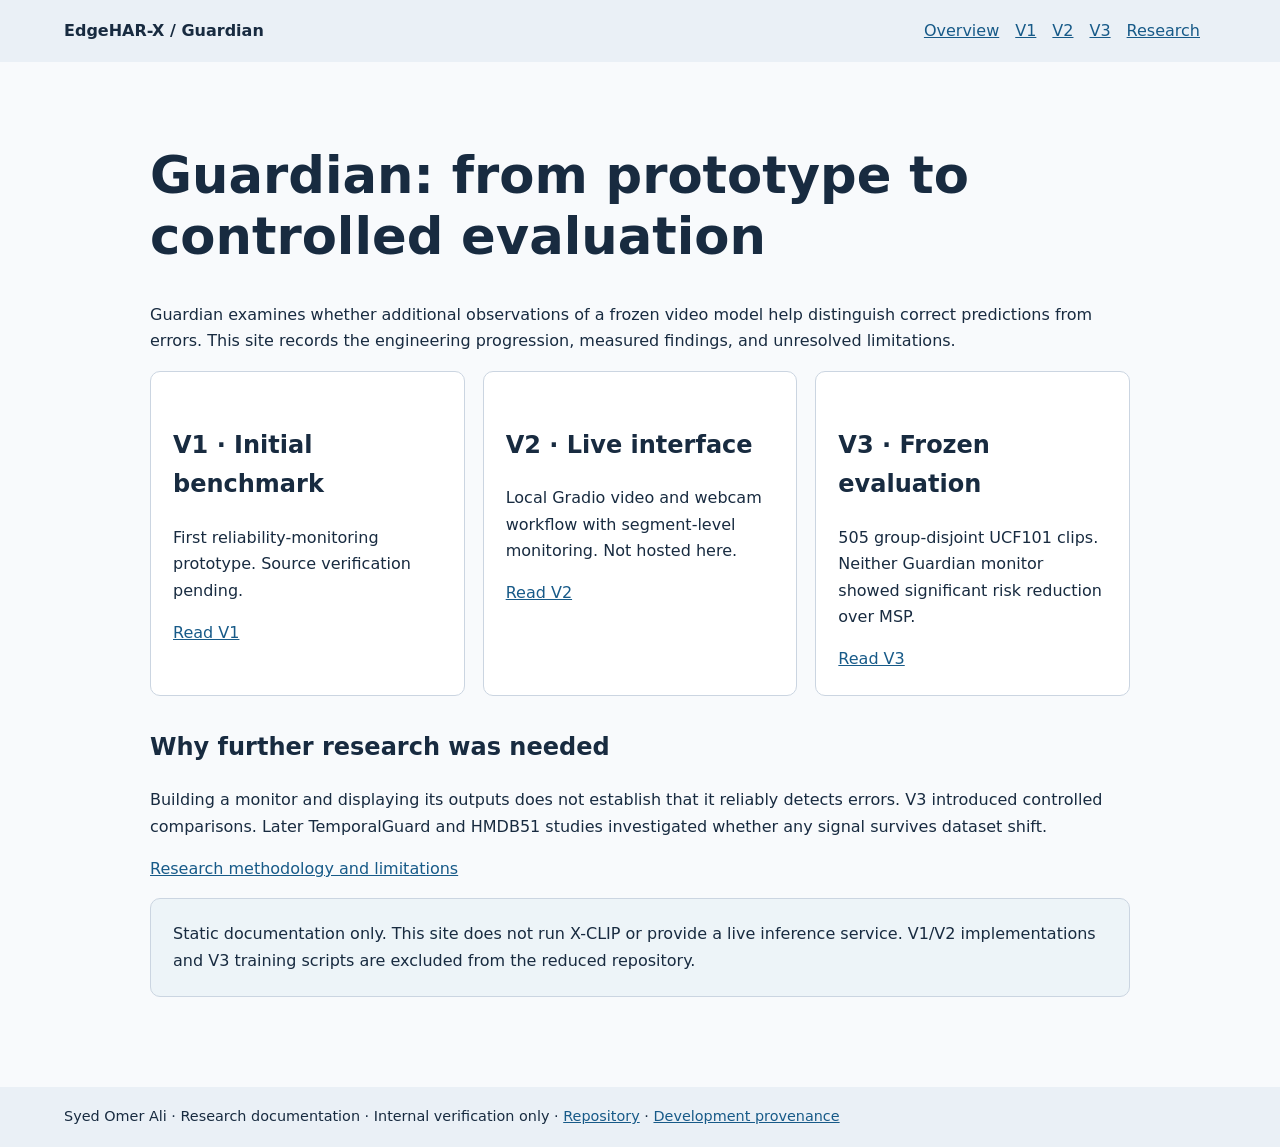
<file: index.html>
<!doctype html><html lang="en"><head><meta charset="utf-8"><meta name="viewport" content="width=device-width,initial-scale=1"><title>Guardian: from prototype to controlled evaluation — EdgeHAR-X</title><link rel="stylesheet" href="style.css"></head><body><header><strong>EdgeHAR-X / Guardian</strong><nav><a href="index.html">Overview</a><a href="guardian-v1.html">V1</a><a href="guardian-v2.html">V2</a><a href="guardian-v3.html">V3</a><a href="research.html">Research</a></nav></header><main><h1>Guardian: from prototype to controlled evaluation</h1><p>Guardian examines whether additional observations of a frozen video model help distinguish correct predictions from errors. This site records the engineering progression, measured findings, and unresolved limitations.</p><div class="grid"><section class="card"><h2>V1 · Initial benchmark</h2><p>First reliability-monitoring prototype. Source verification pending.</p><a href="guardian-v1.html">Read V1</a></section><section class="card"><h2>V2 · Live interface</h2><p>Local Gradio video and webcam workflow with segment-level monitoring. Not hosted here.</p><a href="guardian-v2.html">Read V2</a></section><section class="card"><h2>V3 · Frozen evaluation</h2><p>505 group-disjoint UCF101 clips. Neither Guardian monitor showed significant risk reduction over MSP.</p><a href="guardian-v3.html">Read V3</a></section></div><h2>Why further research was needed</h2><p>Building a monitor and displaying its outputs does not establish that it reliably detects errors. V3 introduced controlled comparisons. Later TemporalGuard and HMDB51 studies investigated whether any signal survives dataset shift.</p><p><a href="research.html">Research methodology and limitations</a></p><div class="note">Static documentation only. This site does not run X-CLIP or provide a live inference service. V1/V2 implementations and V3 training scripts are excluded from the reduced repository.</div></main><footer>Syed Omer Ali · Research documentation · Internal verification only · <a href="https://github.com/excel16061/EdgeHAR-X">Repository</a> · <a href="https://github.com/excel16061/EdgeHAR-X/blob/main/AI_ASSISTANCE.md">Development provenance</a></footer></body></html>
</file>
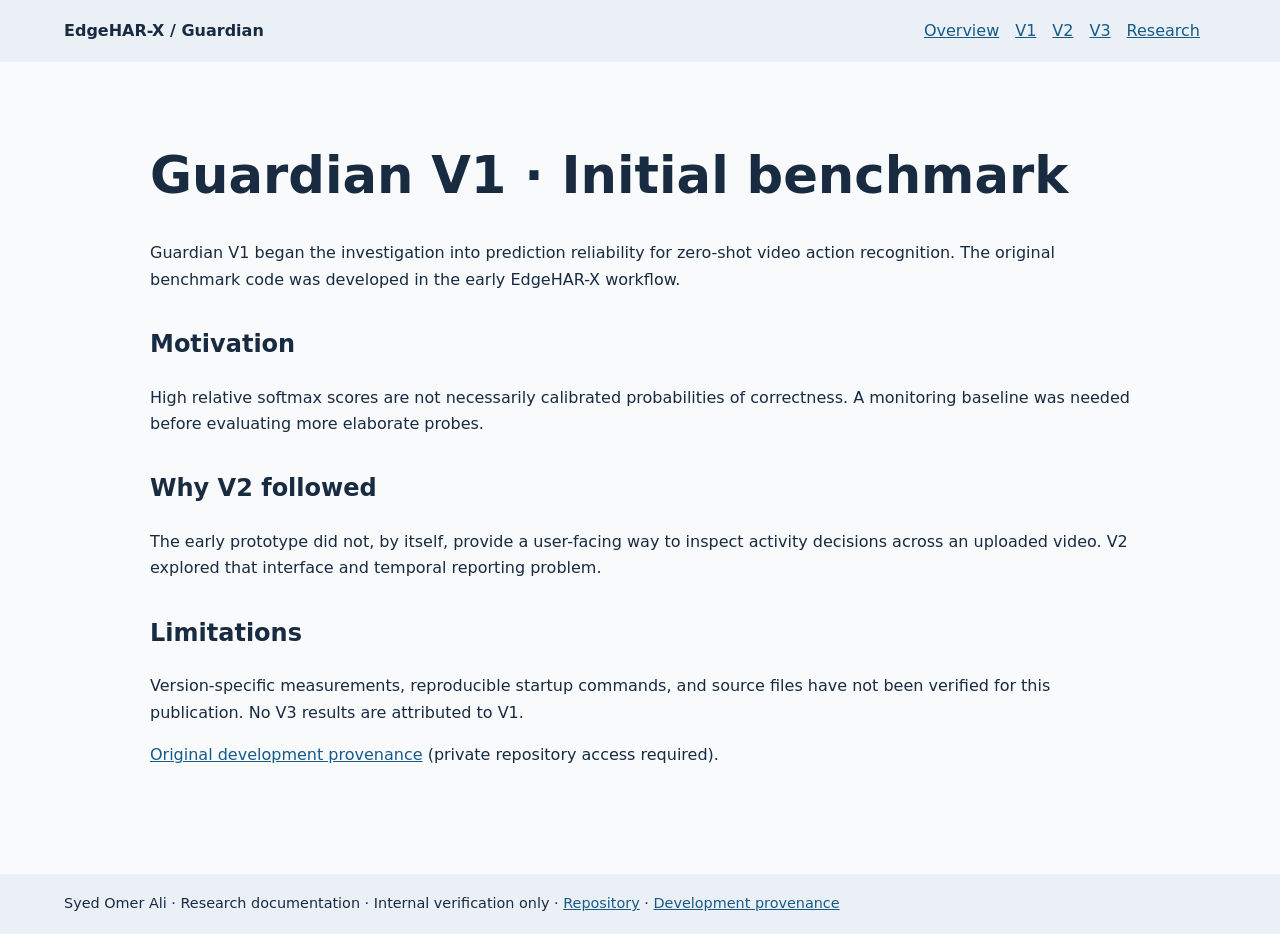
<file: guardian-v1.html>
<!doctype html><html lang="en"><head><meta charset="utf-8"><meta name="viewport" content="width=device-width,initial-scale=1"><title>Guardian V1 · Initial benchmark — EdgeHAR-X</title><link rel="stylesheet" href="style.css"></head><body><header><strong>EdgeHAR-X / Guardian</strong><nav><a href="index.html">Overview</a><a href="guardian-v1.html">V1</a><a href="guardian-v2.html">V2</a><a href="guardian-v3.html">V3</a><a href="research.html">Research</a></nav></header><main><h1>Guardian V1 · Initial benchmark</h1><p>Guardian V1 began the investigation into prediction reliability for zero-shot video action recognition. The original benchmark code was developed in the early EdgeHAR-X workflow.</p><h2>Motivation</h2><p>High relative softmax scores are not necessarily calibrated probabilities of correctness. A monitoring baseline was needed before evaluating more elaborate probes.</p><h2>Why V2 followed</h2><p>The early prototype did not, by itself, provide a user-facing way to inspect activity decisions across an uploaded video. V2 explored that interface and temporal reporting problem.</p><h2>Limitations</h2><p>Version-specific measurements, reproducible startup commands, and source files have not been verified for this publication. No V3 results are attributed to V1.</p><p><a href="https://github.com/excel16061/EdgeHAR-X/blob/main/AI_ASSISTANCE.md">Original development provenance</a> (private repository access required).</p></main><footer>Syed Omer Ali · Research documentation · Internal verification only · <a href="https://github.com/excel16061/EdgeHAR-X">Repository</a> · <a href="https://github.com/excel16061/EdgeHAR-X/blob/main/AI_ASSISTANCE.md">Development provenance</a></footer></body></html>
</file>
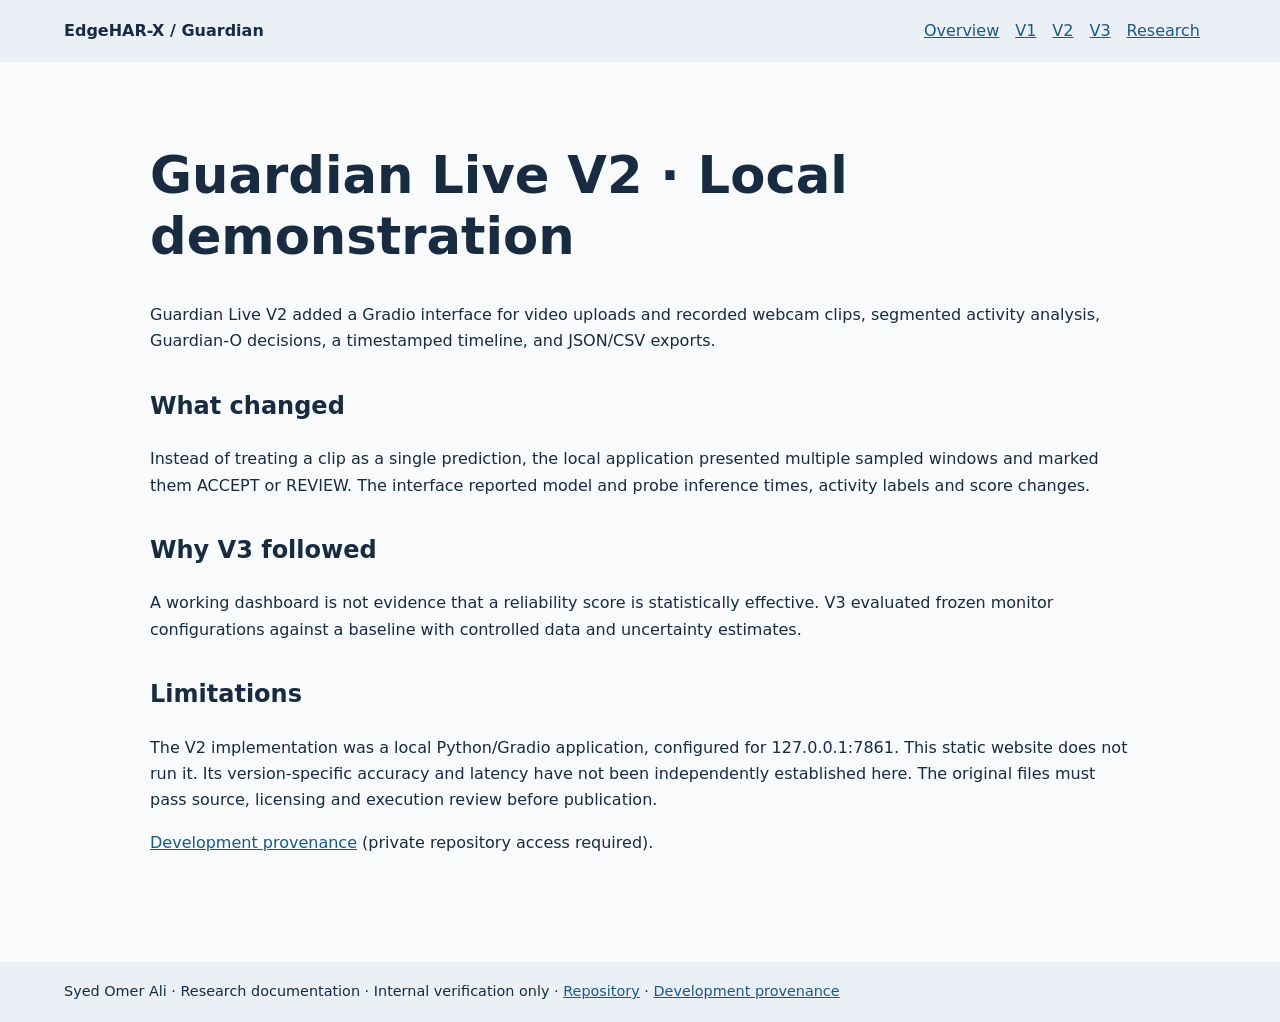
<file: guardian-v2.html>
<!doctype html><html lang="en"><head><meta charset="utf-8"><meta name="viewport" content="width=device-width,initial-scale=1"><title>Guardian Live V2 · Local demonstration — EdgeHAR-X</title><link rel="stylesheet" href="style.css"></head><body><header><strong>EdgeHAR-X / Guardian</strong><nav><a href="index.html">Overview</a><a href="guardian-v1.html">V1</a><a href="guardian-v2.html">V2</a><a href="guardian-v3.html">V3</a><a href="research.html">Research</a></nav></header><main><h1>Guardian Live V2 · Local demonstration</h1><p>Guardian Live V2 added a Gradio interface for video uploads and recorded webcam clips, segmented activity analysis, Guardian-O decisions, a timestamped timeline, and JSON/CSV exports.</p><h2>What changed</h2><p>Instead of treating a clip as a single prediction, the local application presented multiple sampled windows and marked them ACCEPT or REVIEW. The interface reported model and probe inference times, activity labels and score changes.</p><h2>Why V3 followed</h2><p>A working dashboard is not evidence that a reliability score is statistically effective. V3 evaluated frozen monitor configurations against a baseline with controlled data and uncertainty estimates.</p><h2>Limitations</h2><p>The V2 implementation was a local Python/Gradio application, configured for 127.0.0.1:7861. This static website does not run it. Its version-specific accuracy and latency have not been independently established here. The original files must pass source, licensing and execution review before publication.</p><p><a href="https://github.com/excel16061/EdgeHAR-X/blob/main/AI_ASSISTANCE.md">Development provenance</a> (private repository access required).</p></main><footer>Syed Omer Ali · Research documentation · Internal verification only · <a href="https://github.com/excel16061/EdgeHAR-X">Repository</a> · <a href="https://github.com/excel16061/EdgeHAR-X/blob/main/AI_ASSISTANCE.md">Development provenance</a></footer></body></html>
</file>
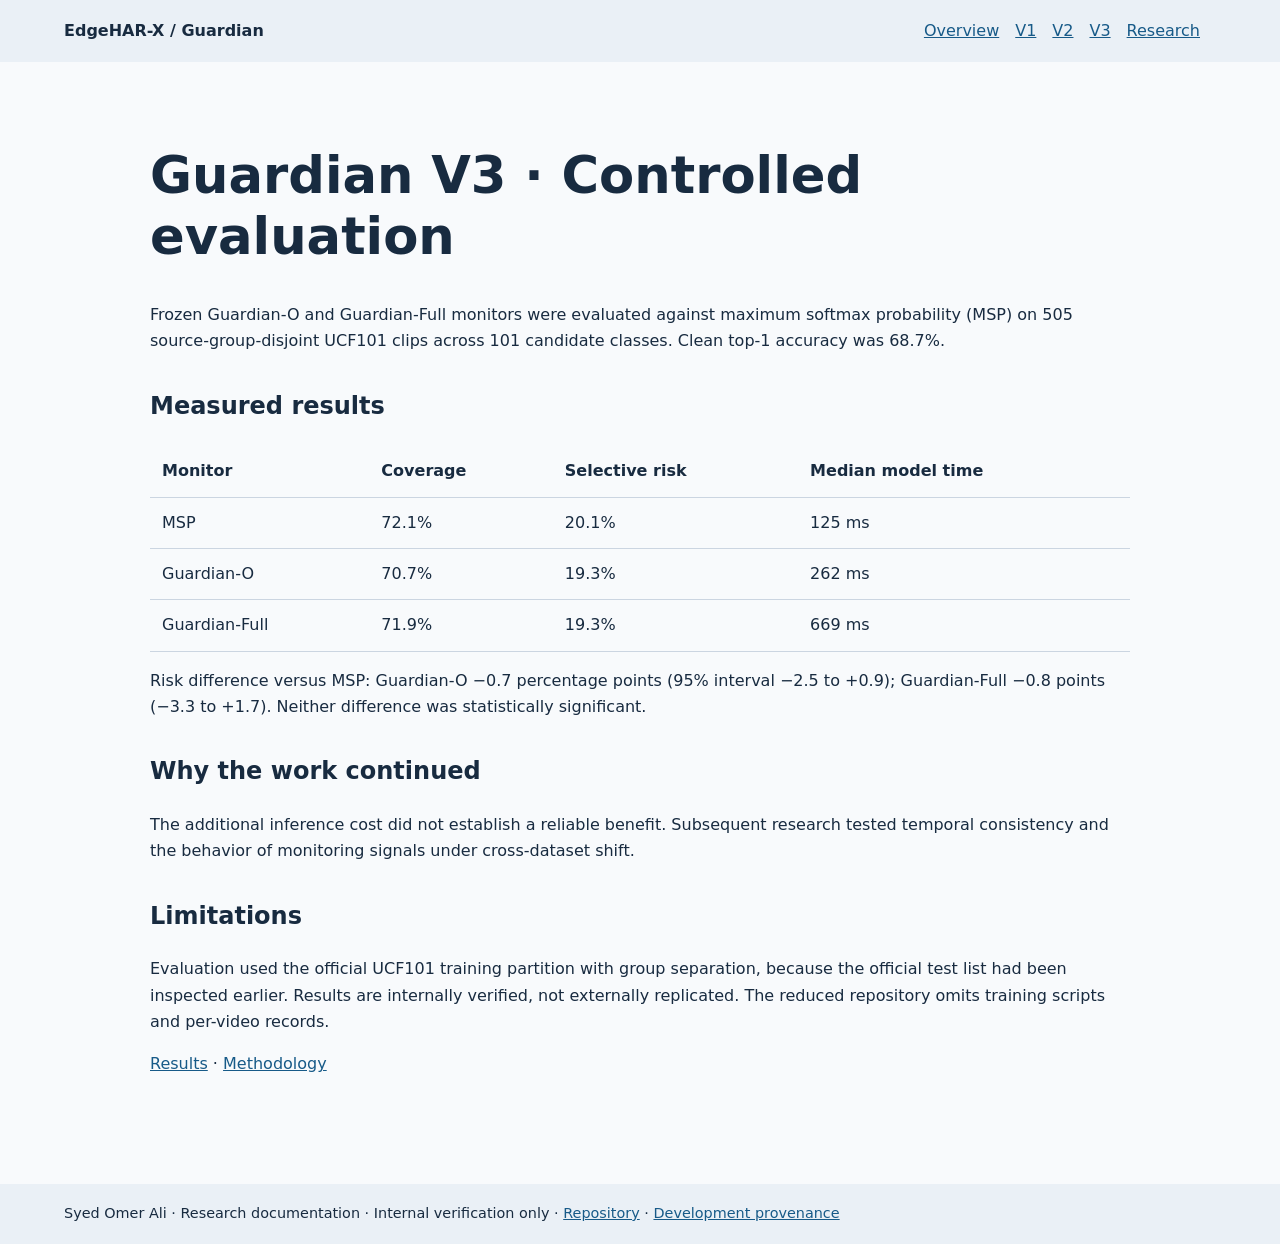
<file: guardian-v3.html>
<!doctype html><html lang="en"><head><meta charset="utf-8"><meta name="viewport" content="width=device-width,initial-scale=1"><title>Guardian V3 · Controlled evaluation — EdgeHAR-X</title><link rel="stylesheet" href="style.css"></head><body><header><strong>EdgeHAR-X / Guardian</strong><nav><a href="index.html">Overview</a><a href="guardian-v1.html">V1</a><a href="guardian-v2.html">V2</a><a href="guardian-v3.html">V3</a><a href="research.html">Research</a></nav></header><main><h1>Guardian V3 · Controlled evaluation</h1><p>Frozen Guardian-O and Guardian-Full monitors were evaluated against maximum softmax probability (MSP) on 505 source-group-disjoint UCF101 clips across 101 candidate classes. Clean top-1 accuracy was 68.7%.</p><h2>Measured results</h2><table><thead><tr><th>Monitor</th><th>Coverage</th><th>Selective risk</th><th>Median model time</th></tr></thead><tbody><tr><td>MSP</td><td>72.1%</td><td>20.1%</td><td>125 ms</td></tr><tr><td>Guardian-O</td><td>70.7%</td><td>19.3%</td><td>262 ms</td></tr><tr><td>Guardian-Full</td><td>71.9%</td><td>19.3%</td><td>669 ms</td></tr></tbody></table><p>Risk difference versus MSP: Guardian-O −0.7 percentage points (95% interval −2.5 to +0.9); Guardian-Full −0.8 points (−3.3 to +1.7). Neither difference was statistically significant.</p><h2>Why the work continued</h2><p>The additional inference cost did not establish a reliable benefit. Subsequent research tested temporal consistency and the behavior of monitoring signals under cross-dataset shift.</p><h2>Limitations</h2><p>Evaluation used the official UCF101 training partition with group separation, because the official test list had been inspected earlier. Results are internally verified, not externally replicated. The reduced repository omits training scripts and per-video records.</p><p><a href="https://github.com/excel16061/EdgeHAR-X/blob/main/RESULTS.md">Results</a> · <a href="https://github.com/excel16061/EdgeHAR-X/blob/main/METHODOLOGY.md">Methodology</a></p></main><footer>Syed Omer Ali · Research documentation · Internal verification only · <a href="https://github.com/excel16061/EdgeHAR-X">Repository</a> · <a href="https://github.com/excel16061/EdgeHAR-X/blob/main/AI_ASSISTANCE.md">Development provenance</a></footer></body></html>
</file>
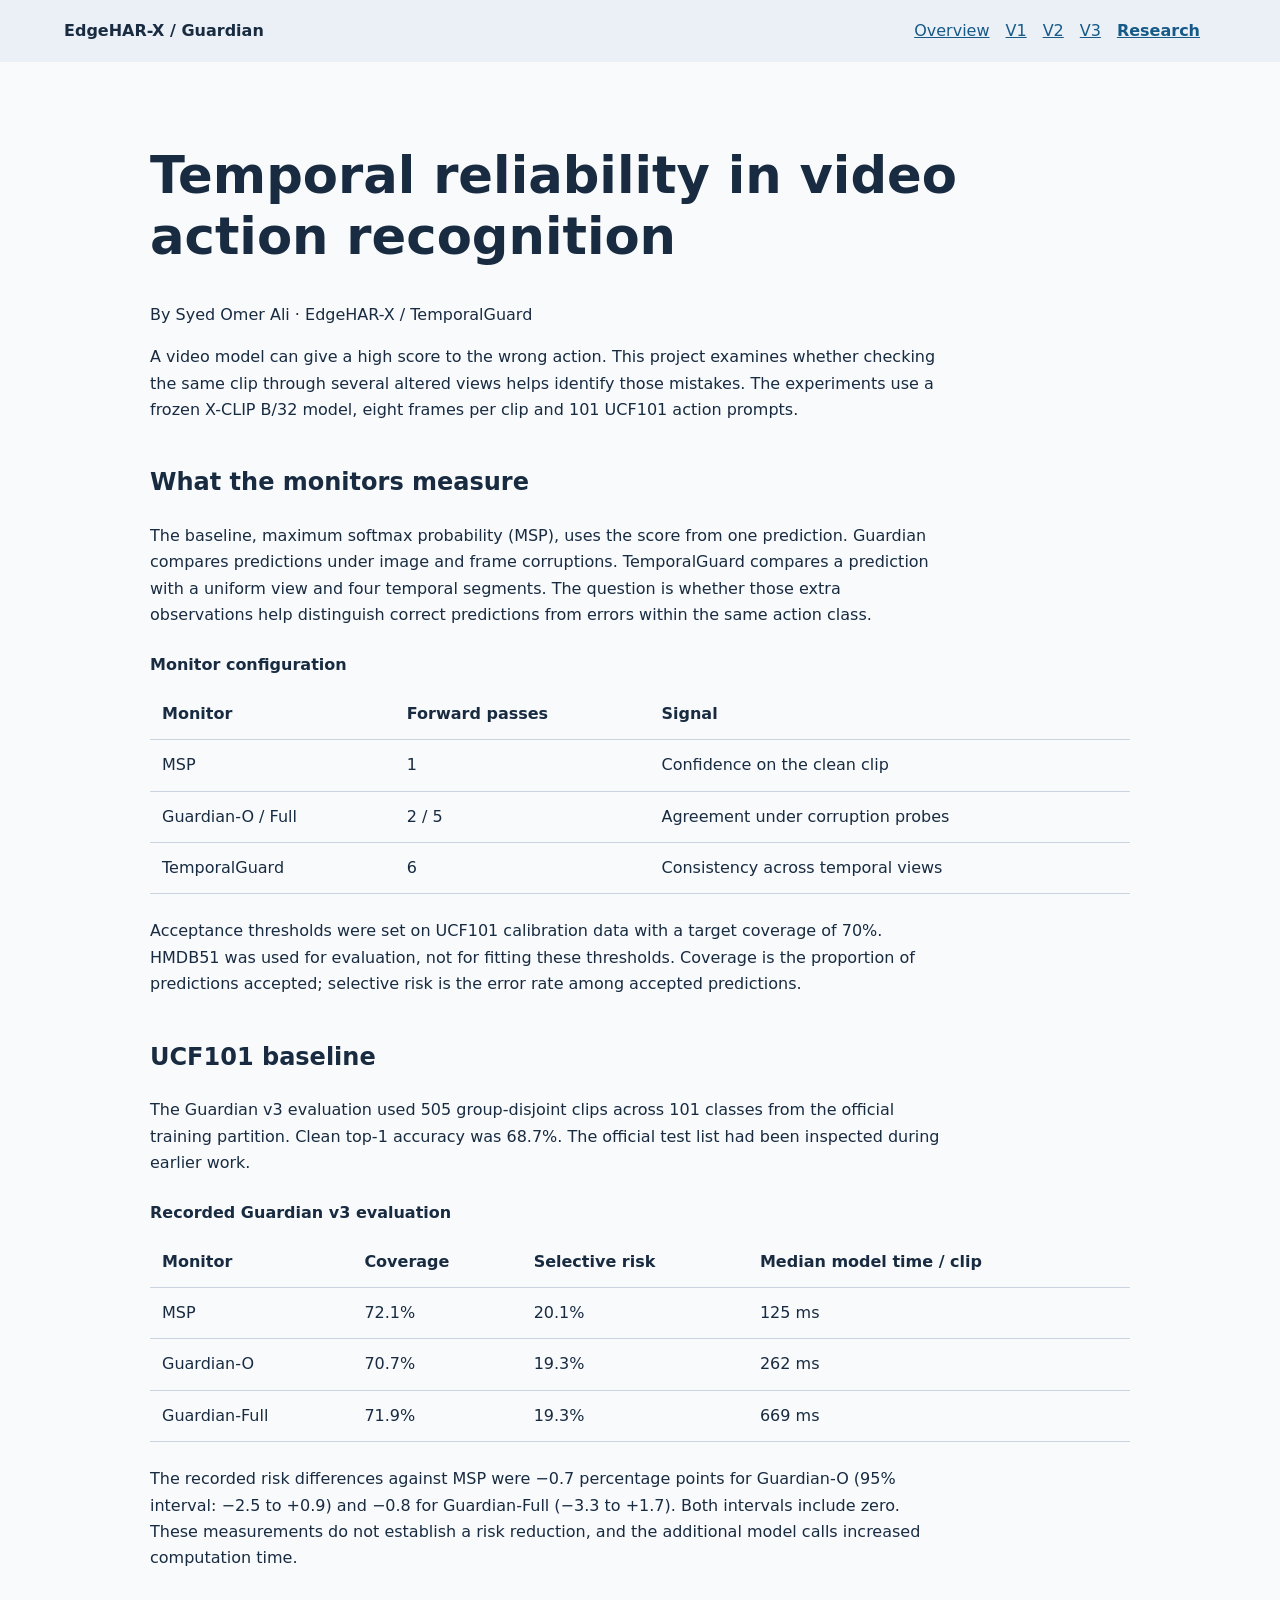
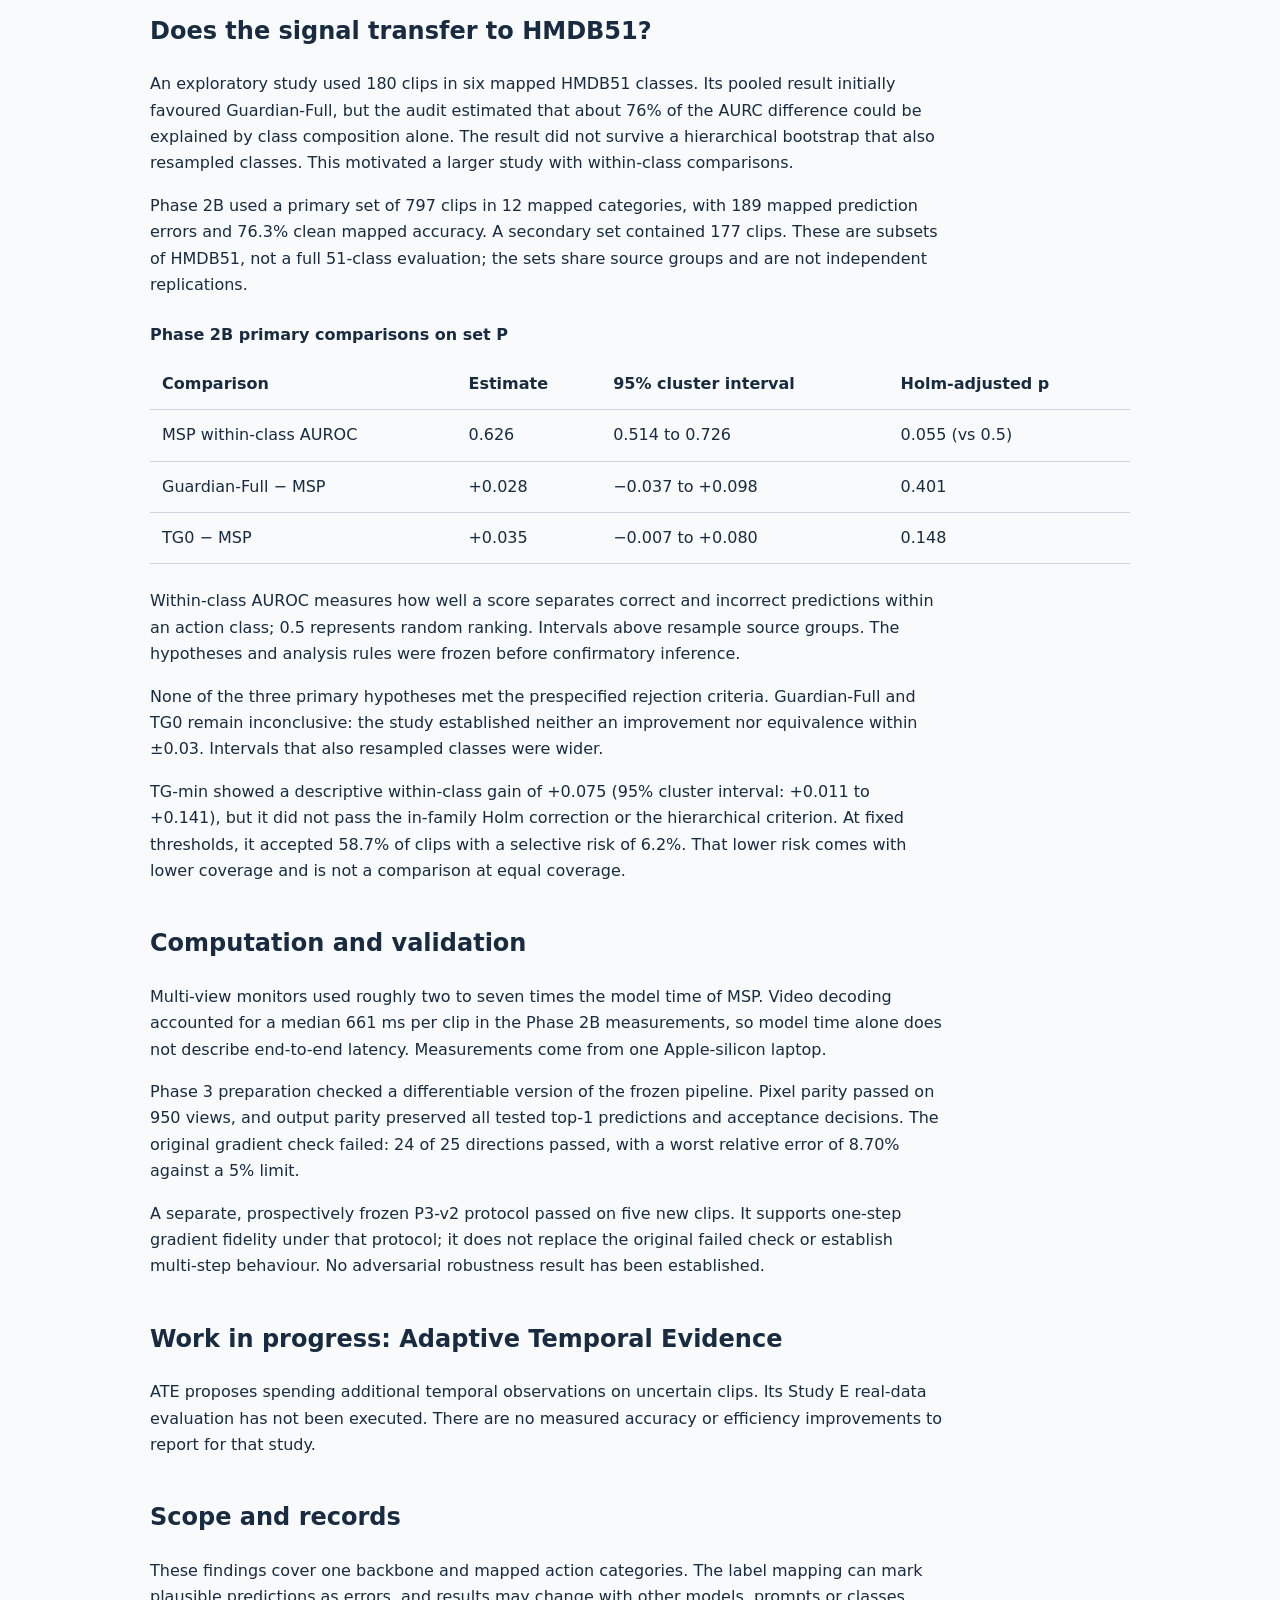
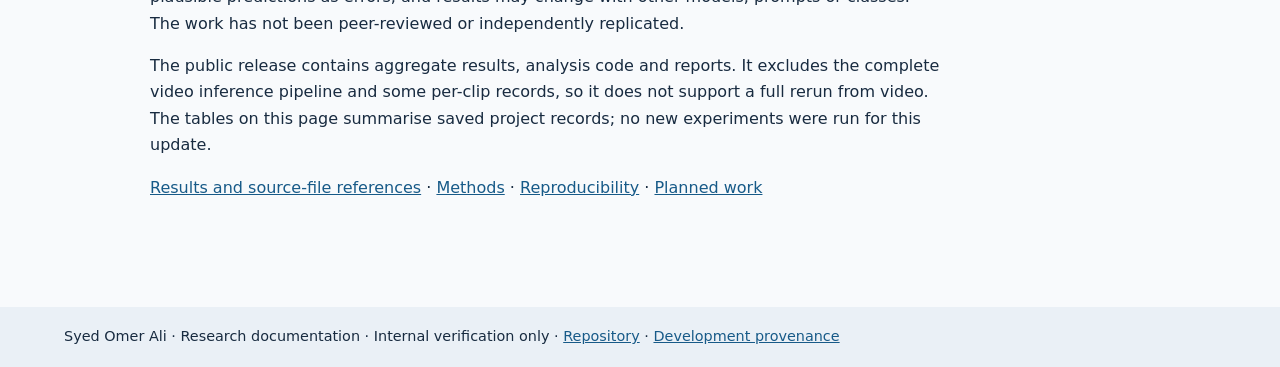
<file: research.html>
<!doctype html><html lang="en"><head><meta charset="utf-8"><meta name="viewport" content="width=device-width,initial-scale=1"><title>Temporal reliability research — EdgeHAR-X</title><link rel="stylesheet" href="style.css"><style>.table-wrap{overflow-x:auto;margin:1.5rem 0}caption{text-align:left;font-weight:600;padding-bottom:10px}table{min-width:540px}th[scope="row"]{font-weight:500}main p{max-width:78ch}main>h2{margin-top:2.5rem}nav a[aria-current="page"]{font-weight:700}</style></head><body><header><strong>EdgeHAR-X / Guardian</strong><nav><a href="index.html">Overview</a><a href="guardian-v1.html">V1</a><a href="guardian-v2.html">V2</a><a href="guardian-v3.html">V3</a><a href="research.html" aria-current="page">Research</a></nav></header><main>
<h1>Temporal reliability in video action recognition</h1>
<p>By Syed Omer Ali · EdgeHAR-X / TemporalGuard</p>
<p>A video model can give a high score to the wrong action. This project examines whether checking the same clip through several altered views helps identify those mistakes. The experiments use a frozen X-CLIP B/32 model, eight frames per clip and 101 UCF101 action prompts.</p>

<h2>What the monitors measure</h2>
<p>The baseline, maximum softmax probability (MSP), uses the score from one prediction. Guardian compares predictions under image and frame corruptions. TemporalGuard compares a prediction with a uniform view and four temporal segments. The question is whether those extra observations help distinguish correct predictions from errors within the same action class.</p>
<div class="table-wrap"><table>
<caption>Monitor configuration</caption>
<thead><tr><th scope="col">Monitor</th><th scope="col">Forward passes</th><th scope="col">Signal</th></tr></thead>
<tbody><tr><th scope="row">MSP</th><td>1</td><td>Confidence on the clean clip</td></tr>
<tr><th scope="row">Guardian-O / Full</th><td>2 / 5</td><td>Agreement under corruption probes</td></tr>
<tr><th scope="row">TemporalGuard</th><td>6</td><td>Consistency across temporal views</td></tr></tbody>
</table></div>
<p>Acceptance thresholds were set on UCF101 calibration data with a target coverage of 70%. HMDB51 was used for evaluation, not for fitting these thresholds. Coverage is the proportion of predictions accepted; selective risk is the error rate among accepted predictions.</p>

<h2>UCF101 baseline</h2>
<p>The Guardian v3 evaluation used 505 group-disjoint clips across 101 classes from the official training partition. Clean top-1 accuracy was 68.7%. The official test list had been inspected during earlier work.</p>
<div class="table-wrap"><table>
<caption>Recorded Guardian v3 evaluation</caption>
<thead><tr><th scope="col">Monitor</th><th scope="col">Coverage</th><th scope="col">Selective risk</th><th scope="col">Median model time / clip</th></tr></thead>
<tbody><tr><th scope="row">MSP</th><td>72.1%</td><td>20.1%</td><td>125 ms</td></tr>
<tr><th scope="row">Guardian-O</th><td>70.7%</td><td>19.3%</td><td>262 ms</td></tr>
<tr><th scope="row">Guardian-Full</th><td>71.9%</td><td>19.3%</td><td>669 ms</td></tr></tbody>
</table></div>
<p>The recorded risk differences against MSP were −0.7 percentage points for Guardian-O (95% interval: −2.5 to +0.9) and −0.8 for Guardian-Full (−3.3 to +1.7). Both intervals include zero. These measurements do not establish a risk reduction, and the additional model calls increased computation time.</p>

<h2>Does the signal transfer to HMDB51?</h2>
<p>An exploratory study used 180 clips in six mapped HMDB51 classes. Its pooled result initially favoured Guardian-Full, but the audit estimated that about 76% of the AURC difference could be explained by class composition alone. The result did not survive a hierarchical bootstrap that also resampled classes. This motivated a larger study with within-class comparisons.</p>
<p>Phase 2B used a primary set of 797 clips in 12 mapped categories, with 189 mapped prediction errors and 76.3% clean mapped accuracy. A secondary set contained 177 clips. These are subsets of HMDB51, not a full 51-class evaluation; the sets share source groups and are not independent replications.</p>
<div class="table-wrap"><table>
<caption>Phase 2B primary comparisons on set P</caption>
<thead><tr><th scope="col">Comparison</th><th scope="col">Estimate</th><th scope="col">95% cluster interval</th><th scope="col">Holm-adjusted p</th></tr></thead>
<tbody><tr><th scope="row">MSP within-class AUROC</th><td>0.626</td><td>0.514 to 0.726</td><td>0.055 (vs 0.5)</td></tr>
<tr><th scope="row">Guardian-Full − MSP</th><td>+0.028</td><td>−0.037 to +0.098</td><td>0.401</td></tr>
<tr><th scope="row">TG0 − MSP</th><td>+0.035</td><td>−0.007 to +0.080</td><td>0.148</td></tr></tbody>
</table></div>
<p>Within-class AUROC measures how well a score separates correct and incorrect predictions within an action class; 0.5 represents random ranking. Intervals above resample source groups. The hypotheses and analysis rules were frozen before confirmatory inference.</p>
<p>None of the three primary hypotheses met the prespecified rejection criteria. Guardian-Full and TG0 remain inconclusive: the study established neither an improvement nor equivalence within ±0.03. Intervals that also resampled classes were wider.</p>
<p>TG-min showed a descriptive within-class gain of +0.075 (95% cluster interval: +0.011 to +0.141), but it did not pass the in-family Holm correction or the hierarchical criterion. At fixed thresholds, it accepted 58.7% of clips with a selective risk of 6.2%. That lower risk comes with lower coverage and is not a comparison at equal coverage.</p>

<h2>Computation and validation</h2>
<p>Multi-view monitors used roughly two to seven times the model time of MSP. Video decoding accounted for a median 661 ms per clip in the Phase 2B measurements, so model time alone does not describe end-to-end latency. Measurements come from one Apple-silicon laptop.</p>
<p>Phase 3 preparation checked a differentiable version of the frozen pipeline. Pixel parity passed on 950 views, and output parity preserved all tested top-1 predictions and acceptance decisions. The original gradient check failed: 24 of 25 directions passed, with a worst relative error of 8.70% against a 5% limit.</p>
<p>A separate, prospectively frozen P3-v2 protocol passed on five new clips. It supports one-step gradient fidelity under that protocol; it does not replace the original failed check or establish multi-step behaviour. No adversarial robustness result has been established.</p>

<h2>Work in progress: Adaptive Temporal Evidence</h2>
<p>ATE proposes spending additional temporal observations on uncertain clips. Its Study E real-data evaluation has not been executed. There are no measured accuracy or efficiency improvements to report for that study.</p>

<h2>Scope and records</h2>
<p>These findings cover one backbone and mapped action categories. The label mapping can mark plausible predictions as errors, and results may change with other models, prompts or classes. The work has not been peer-reviewed or independently replicated.</p>
<p>The public release contains aggregate results, analysis code and reports. It excludes the complete video inference pipeline and some per-clip records, so it does not support a full rerun from video. The tables on this page summarise saved project records; no new experiments were run for this update.</p>
<p><a href="https://github.com/excel16061/EdgeHAR-X/blob/e9e4647d0de99459feb1434ad42c4c577415b89b/RESULTS.md">Results and source-file references</a> · <a href="https://github.com/excel16061/EdgeHAR-X/blob/main/METHODOLOGY.md">Methods</a> · <a href="https://github.com/excel16061/EdgeHAR-X/blob/main/REPRODUCIBILITY.md">Reproducibility</a> · <a href="https://github.com/excel16061/EdgeHAR-X/blob/main/ROADMAP.md">Planned work</a></p>
</main><footer>Syed Omer Ali · Research documentation · Internal verification only · <a href="https://github.com/excel16061/EdgeHAR-X">Repository</a> · <a href="https://github.com/excel16061/EdgeHAR-X/blob/main/AI_ASSISTANCE.md">Development provenance</a></footer></body></html>
</file>
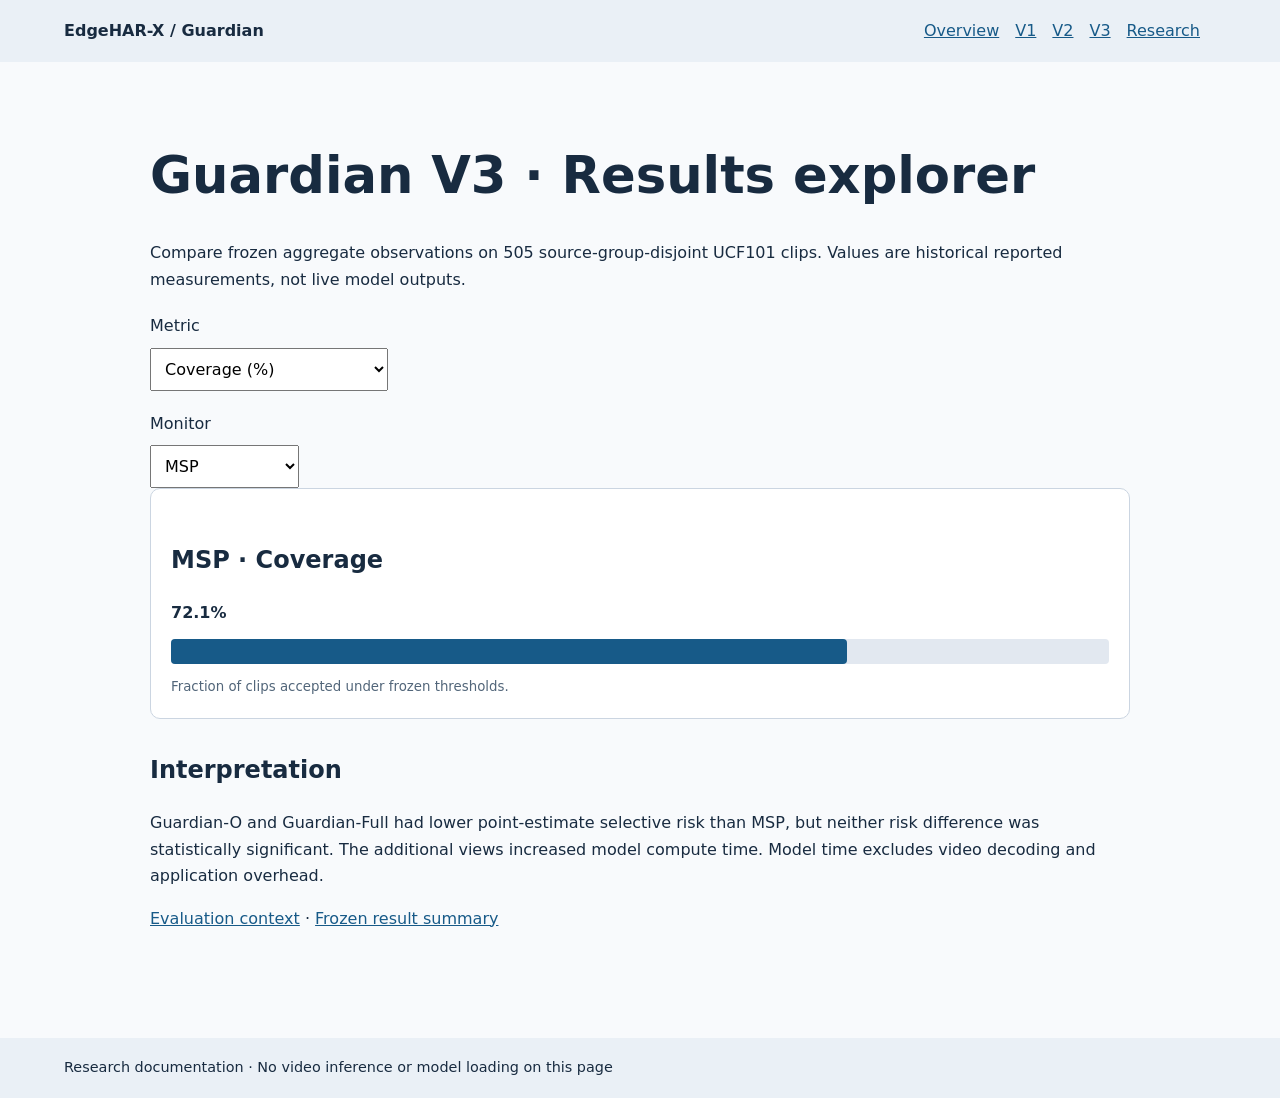
<file: results-explorer.html>
<!doctype html><html lang="en"><head><meta charset="utf-8"><meta name="viewport" content="width=device-width,initial-scale=1"><title>Guardian V3 · Results explorer</title><link rel="stylesheet" href="style.css"><style>label{display:block;margin:20px 0 8px}select{padding:10px;font:inherit}#bar{height:25px;background:#175a88;border-radius:4px}#plot{background:#fff;border:1px solid #cbd5e1;padding:20px;border-radius:10px}output{font-weight:700}small{display:block;margin-top:12px}</style></head><body><header><strong>EdgeHAR-X / Guardian</strong><nav><a href="index.html">Overview</a><a href="guardian-v1.html">V1</a><a href="guardian-v2.html">V2</a><a href="guardian-v3.html">V3</a><a href="research.html">Research</a></nav></header><main><h1>Guardian V3 · Results explorer</h1><p>Compare frozen aggregate observations on 505 source-group-disjoint UCF101 clips. Values are historical reported measurements, not live model outputs.</p><label for="metric">Metric</label><select id="metric"><option value="coverage">Coverage (%)</option><option value="risk">Selective risk (%)</option><option value="time">Median model time (ms)</option></select><label for="monitor">Monitor</label><select id="monitor"><option value="MSP">MSP</option><option value="Guardian-O">Guardian-O</option><option value="Guardian-Full">Guardian-Full</option></select><section id="plot" aria-live="polite"><h2 id="title"></h2><output id="value"></output><div style="margin-top:12px;background:#e2e8f0;border-radius:4px"><div id="bar"></div></div><small id="detail"></small></section><h2>Interpretation</h2><p>Guardian-O and Guardian-Full had lower point-estimate selective risk than MSP, but neither risk difference was statistically significant. The additional views increased model compute time. Model time excludes video decoding and application overhead.</p><p><a href="guardian-v3.html">Evaluation context</a> · <a href="https://github.com/excel16061/EdgeHAR-X/blob/main/RESULTS.md">Frozen result summary</a></p></main><footer>Research documentation · No video inference or model loading on this page</footer><script>const data={"MSP":{coverage:72.1,risk:20.1,time:125},"Guardian-O":{coverage:70.7,risk:19.3,time:262},"Guardian-Full":{coverage:71.9,risk:19.3,time:669}};const max={coverage:100,risk:100,time:700};const label={coverage:"Coverage",risk:"Selective risk",time:"Median model time"};function draw(){const m=document.getElementById("monitor").value,k=document.getElementById("metric").value,v=data[m][k];document.getElementById("title").textContent=m+" · "+label[k];document.getElementById("value").textContent=v+(k==="time"?" ms":"%");document.getElementById("bar").style.width=(v/max[k]*100)+"%";document.getElementById("detail").textContent=k==="time"?"Model inference only; not end-to-end latency.":k==="risk"?"Risk among accepted clips; coverage differs by monitor.":"Fraction of clips accepted under frozen thresholds."}document.getElementById("monitor").addEventListener("change",draw);document.getElementById("metric").addEventListener("change",draw);draw()</script></body></html>
</file>
<file: style.css>
body{font:16px/1.65 system-ui,-apple-system,sans-serif;margin:0;color:#182b40;background:#f8fafc}header,footer{background:#eaf0f6;padding:18px 5%}header{display:flex;justify-content:space-between;gap:20px;flex-wrap:wrap}nav a{margin-right:16px}main{max-width:980px;margin:auto;padding:48px 24px 90px}h1{font-size:clamp(2rem,4vw,3.2rem);line-height:1.2}h2{margin-top:2rem}a{color:#175a88}.grid{display:grid;grid-template-columns:repeat(auto-fit,minmax(240px,1fr));gap:18px}.card,.note{border:1px solid #cbd5e1;border-radius:10px;padding:22px;background:white}.note{background:#edf4f8}table{border-collapse:collapse;width:100%}th,td{text-align:left;border-bottom:1px solid #cbd5e1;padding:12px}small{color:#52667a}footer{font-size:.9rem}
</file>
